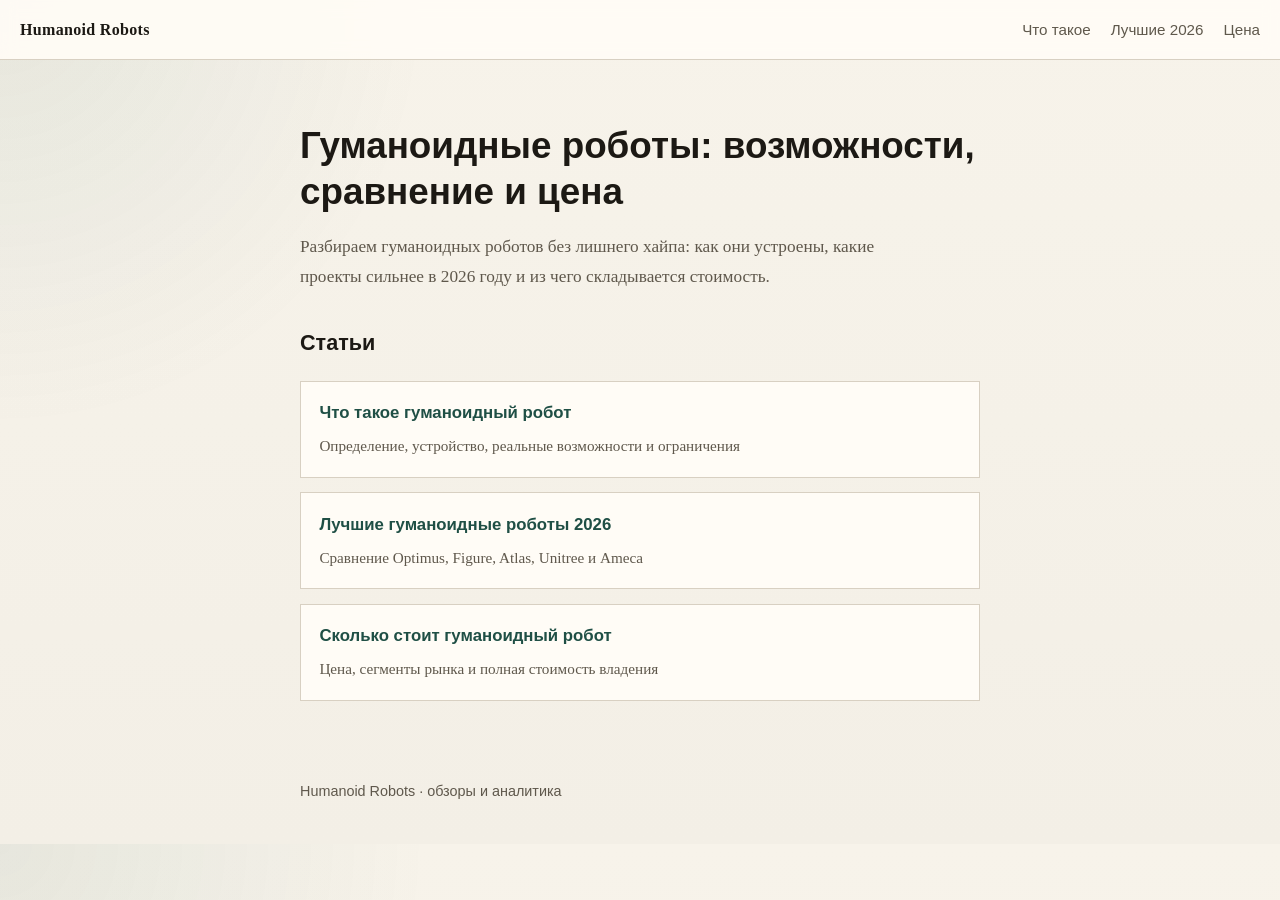
<file: index.html>
<!DOCTYPE html>
<html lang="ru">
<head>
  <meta charset="UTF-8" />
  <meta name="viewport" content="width=device-width, initial-scale=1" />
  <meta name="google-site-verification" content="kIHELvmKvWb3ocKCX5-JDwNuNbpMrt-RPxCX6KtLYQ0" />
  <!-- Google tag (gtag.js) = код GA4 / Analytics -->
  <script async src="https://www.googletagmanager.com/gtag/js?id=G-MV66Q4BRWS"></script>
  <script>
    window.dataLayer = window.dataLayer || [];
    function gtag(){dataLayer.push(arguments);}
    gtag('js', new Date());
    gtag('config', 'G-MV66Q4BRWS');
  </script>
  <title>Humanoid Robots — статьи о гуманоидных роботах</title>
  <meta name="description" content="Статьи о гуманоидных роботах: что это такое, сравнение лучших моделей 2026 и сколько они стоят." />
  <link rel="stylesheet" href="styles.css" />
</head>
<body>
  <header class="site">
    <a href="index.html" class="logo">Humanoid Robots</a>
    <nav>
      <a href="chto-takoe-gumanoidnyy-robot.html">Что такое</a>
      <a href="luchshie-gumanoidnye-roboty-2026.html">Лучшие 2026</a>
      <a href="skolko-stoit-gumanoidnyy-robot.html">Цена</a>
    </nav>
  </header>

  <main>
    <h1>Гуманоидные роботы: возможности, сравнение и цена</h1>
    <p class="lead">
      Разбираем гуманоидных роботов без лишнего хайпа: как они устроены, какие проекты сильнее в 2026 году
      и из чего складывается стоимость.
    </p>

    <h2>Статьи</h2>
    <ul class="card-list">
      <li>
        <a href="chto-takoe-gumanoidnyy-robot.html">Что такое гуманоидный робот</a>
        <div>Определение, устройство, реальные возможности и ограничения</div>
      </li>
      <li>
        <a href="luchshie-gumanoidnye-roboty-2026.html">Лучшие гуманоидные роботы 2026</a>
        <div>Сравнение Optimus, Figure, Atlas, Unitree и Ameca</div>
      </li>
      <li>
        <a href="skolko-stoit-gumanoidnyy-robot.html">Сколько стоит гуманоидный робот</a>
        <div>Цена, сегменты рынка и полная стоимость владения</div>
      </li>
    </ul>
  </main>

  <footer>
    Humanoid Robots · обзоры и аналитика
  </footer>
</body>
</html>
</file>
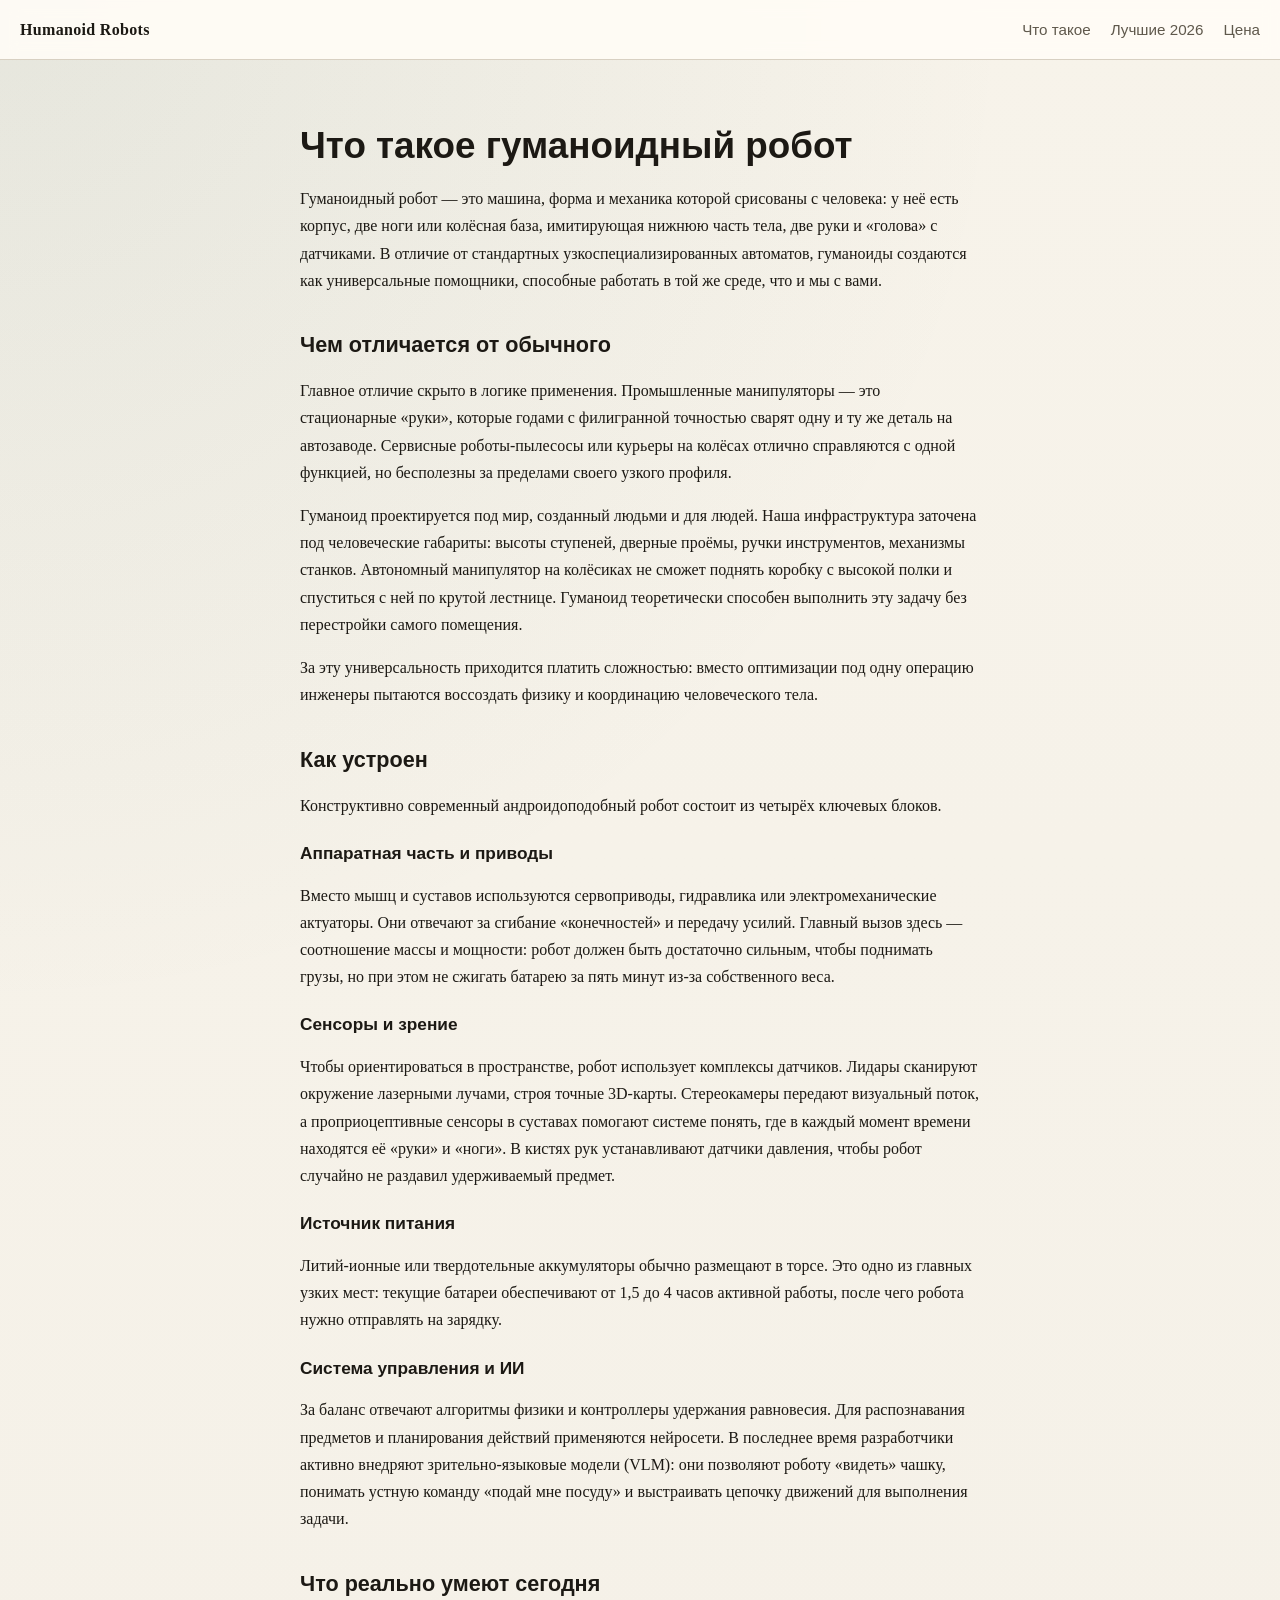
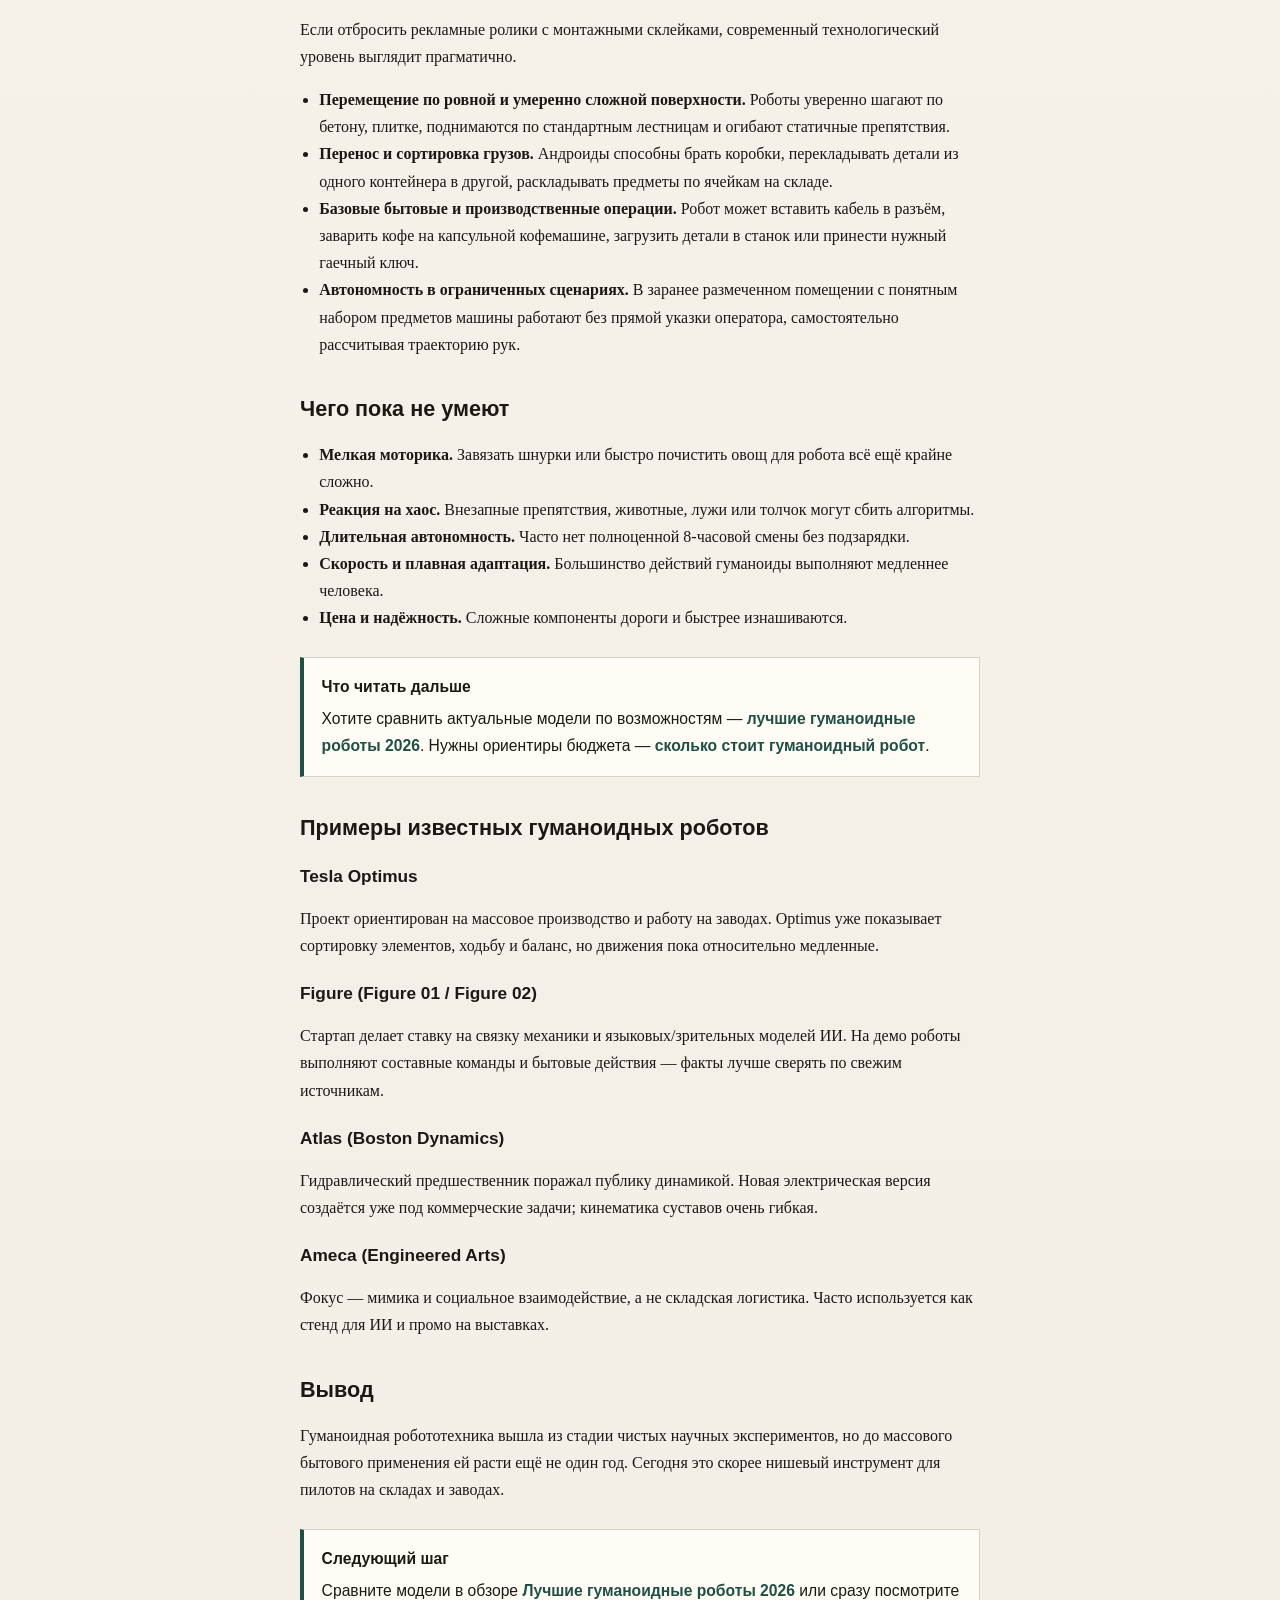
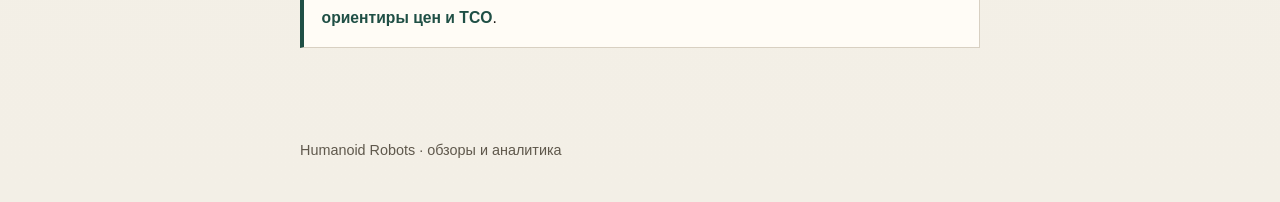
<file: chto-takoe-gumanoidnyy-robot.html>
<!DOCTYPE html>
<html lang="ru">
<head>
  <meta charset="UTF-8" />
  <meta name="viewport" content="width=device-width, initial-scale=1" />
  <!-- Google tag (gtag.js) = код GA4 / Analytics -->
  <script async src="https://www.googletagmanager.com/gtag/js?id=G-MV66Q4BRWS"></script>
  <script>
    window.dataLayer = window.dataLayer || [];
    function gtag(){dataLayer.push(arguments);}
    gtag('js', new Date());
    gtag('config', 'G-MV66Q4BRWS');
  </script>
  <title>Что такое гуманоидный робот: возможности и примеры</title>
  <meta name="description" content="Простыми словами: что такое гуманоидный робот, что он реально умеет сегодня, чего не умеет, и примеры Optimus, Figure, Atlas и Ameca." />
  <link rel="stylesheet" href="styles.css" />
</head>
<body>
  <header class="site">
    <a href="index.html" class="logo">Humanoid Robots</a>
    <nav>
      <a href="chto-takoe-gumanoidnyy-robot.html">Что такое</a>
      <a href="luchshie-gumanoidnye-roboty-2026.html">Лучшие 2026</a>
      <a href="skolko-stoit-gumanoidnyy-robot.html">Цена</a>
    </nav>
  </header>

  <main>
    <h1>Что такое гуманоидный робот</h1>

    <p>Гуманоидный робот — это машина, форма и механика которой срисованы с человека: у неё есть корпус, две ноги или колёсная база, имитирующая нижнюю часть тела, две руки и «голова» с датчиками. В отличие от стандартных узкоспециализированных автоматов, гуманоиды создаются как универсальные помощники, способные работать в той же среде, что и мы с вами.</p>

    <h2>Чем отличается от обычного</h2>
    <p>Главное отличие скрыто в логике применения. Промышленные манипуляторы — это стационарные «руки», которые годами с филигранной точностью сварят одну и ту же деталь на автозаводе. Сервисные роботы-пылесосы или курьеры на колёсах отлично справляются с одной функцией, но бесполезны за пределами своего узкого профиля.</p>
    <p>Гуманоид проектируется под мир, созданный людьми и для людей. Наша инфраструктура заточена под человеческие габариты: высоты ступеней, дверные проёмы, ручки инструментов, механизмы станков. Автономный манипулятор на колёсиках не сможет поднять коробку с высокой полки и спуститься с ней по крутой лестнице. Гуманоид теоретически способен выполнить эту задачу без перестройки самого помещения.</p>
    <p>За эту универсальность приходится платить сложностью: вместо оптимизации под одну операцию инженеры пытаются воссоздать физику и координацию человеческого тела.</p>

    <h2>Как устроен</h2>
    <p>Конструктивно современный андроидоподобный робот состоит из четырёх ключевых блоков.</p>

    <h3>Аппаратная часть и приводы</h3>
    <p>Вместо мышц и суставов используются сервоприводы, гидравлика или электромеханические актуаторы. Они отвечают за сгибание «конечностей» и передачу усилий. Главный вызов здесь — соотношение массы и мощности: робот должен быть достаточно сильным, чтобы поднимать грузы, но при этом не сжигать батарею за пять минут из-за собственного веса.</p>

    <h3>Сенсоры и зрение</h3>
    <p>Чтобы ориентироваться в пространстве, робот использует комплексы датчиков. Лидары сканируют окружение лазерными лучами, строя точные 3D-карты. Стереокамеры передают визуальный поток, а проприоцептивные сенсоры в суставах помогают системе понять, где в каждый момент времени находятся её «руки» и «ноги». В кистях рук устанавливают датчики давления, чтобы робот случайно не раздавил удерживаемый предмет.</p>

    <h3>Источник питания</h3>
    <p>Литий-ионные или твердотельные аккумуляторы обычно размещают в торсе. Это одно из главных узких мест: текущие батареи обеспечивают от 1,5 до 4 часов активной работы, после чего робота нужно отправлять на зарядку.</p>

    <h3>Система управления и ИИ</h3>
    <p>За баланс отвечают алгоритмы физики и контроллеры удержания равновесия. Для распознавания предметов и планирования действий применяются нейросети. В последнее время разработчики активно внедряют зрительно-языковые модели (VLM): они позволяют роботу «видеть» чашку, понимать устную команду «подай мне посуду» и выстраивать цепочку движений для выполнения задачи.</p>

    <h2>Что реально умеют сегодня</h2>
    <p>Если отбросить рекламные ролики с монтажными склейками, современный технологический уровень выглядит прагматично.</p>
    <ul>
      <li><strong>Перемещение по ровной и умеренно сложной поверхности.</strong> Роботы уверенно шагают по бетону, плитке, поднимаются по стандартным лестницам и огибают статичные препятствия.</li>
      <li><strong>Перенос и сортировка грузов.</strong> Андроиды способны брать коробки, перекладывать детали из одного контейнера в другой, раскладывать предметы по ячейкам на складе.</li>
      <li><strong>Базовые бытовые и производственные операции.</strong> Робот может вставить кабель в разъём, заварить кофе на капсульной кофемашине, загрузить детали в станок или принести нужный гаечный ключ.</li>
      <li><strong>Автономность в ограниченных сценариях.</strong> В заранее размеченном помещении с понятным набором предметов машины работают без прямой указки оператора, самостоятельно рассчитывая траекторию рук.</li>
    </ul>

    <h2>Чего пока не умеют</h2>
    <ul>
      <li><strong>Мелкая моторика.</strong> Завязать шнурки или быстро почистить овощ для робота всё ещё крайне сложно.</li>
      <li><strong>Реакция на хаос.</strong> Внезапные препятствия, животные, лужи или толчок могут сбить алгоритмы.</li>
      <li><strong>Длительная автономность.</strong> Часто нет полноценной 8-часовой смены без подзарядки.</li>
      <li><strong>Скорость и плавная адаптация.</strong> Большинство действий гуманоиды выполняют медленнее человека.</li>
      <li><strong>Цена и надёжность.</strong> Сложные компоненты дороги и быстрее изнашиваются.</li>
    </ul>

    <div class="cta">
      <strong>Что читать дальше</strong>
      Хотите сравнить актуальные модели по возможностям —
      <a href="luchshie-gumanoidnye-roboty-2026.html">лучшие гуманоидные роботы 2026</a>.
      Нужны ориентиры бюджета —
      <a href="skolko-stoit-gumanoidnyy-robot.html">сколько стоит гуманоидный робот</a>.
    </div>

    <h2>Примеры известных гуманоидных роботов</h2>

    <h3>Tesla Optimus</h3>
    <p>Проект ориентирован на массовое производство и работу на заводах. Optimus уже показывает сортировку элементов, ходьбу и баланс, но движения пока относительно медленные.</p>

    <h3>Figure (Figure 01 / Figure 02)</h3>
    <p>Стартап делает ставку на связку механики и языковых/зрительных моделей ИИ. На демо роботы выполняют составные команды и бытовые действия — факты лучше сверять по свежим источникам.</p>

    <h3>Atlas (Boston Dynamics)</h3>
    <p>Гидравлический предшественник поражал публику динамикой. Новая электрическая версия создаётся уже под коммерческие задачи; кинематика суставов очень гибкая.</p>

    <h3>Ameca (Engineered Arts)</h3>
    <p>Фокус — мимика и социальное взаимодействие, а не складская логистика. Часто используется как стенд для ИИ и промо на выставках.</p>

    <h2>Вывод</h2>
    <p>Гуманоидная робототехника вышла из стадии чистых научных экспериментов, но до массового бытового применения ей расти ещё не один год. Сегодня это скорее нишевый инструмент для пилотов на складах и заводах.</p>

    <div class="cta">
      <strong>Следующий шаг</strong>
      Сравните модели в обзоре
      <a href="luchshie-gumanoidnye-roboty-2026.html">Лучшие гуманоидные роботы 2026</a>
      или сразу посмотрите
      <a href="skolko-stoit-gumanoidnyy-robot.html">ориентиры цен и TCO</a>.
    </div>
  </main>

  <footer>
    Humanoid Robots · обзоры и аналитика
  </footer>
</body>
</html>
</file>
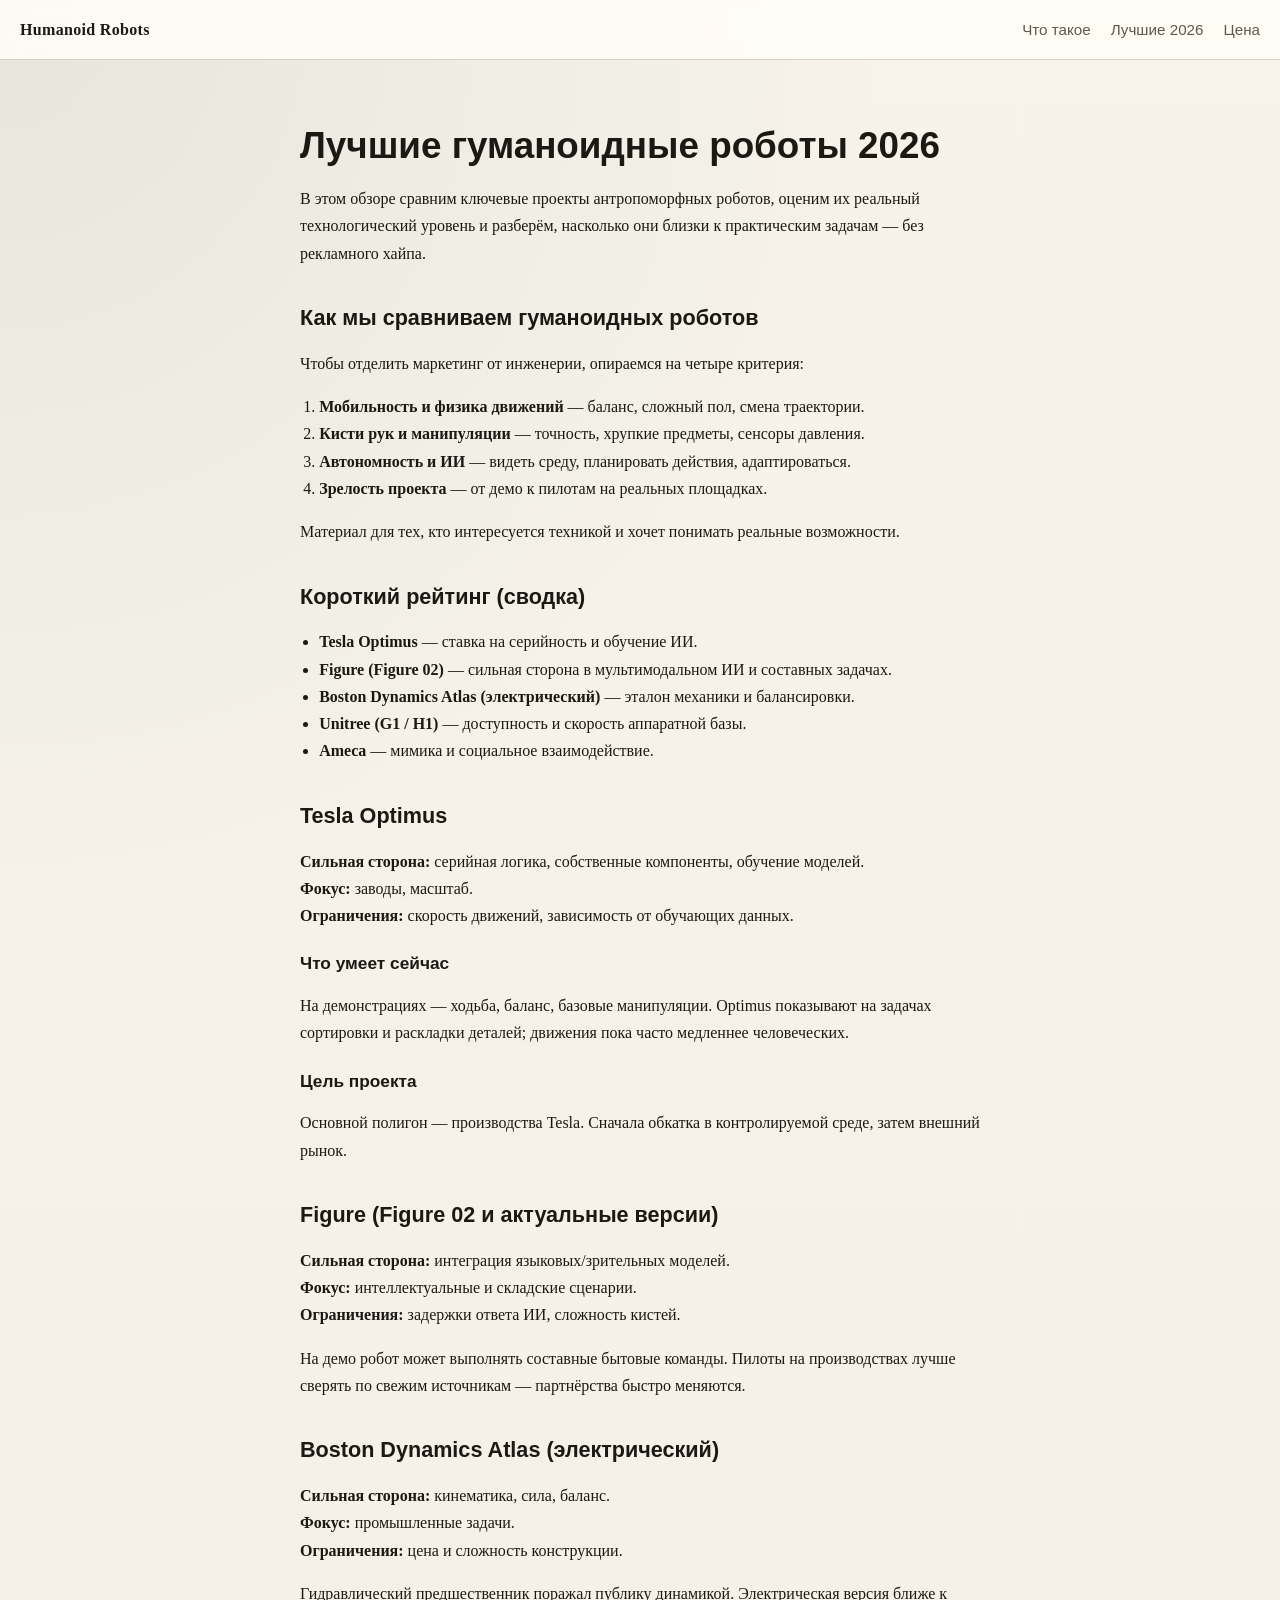
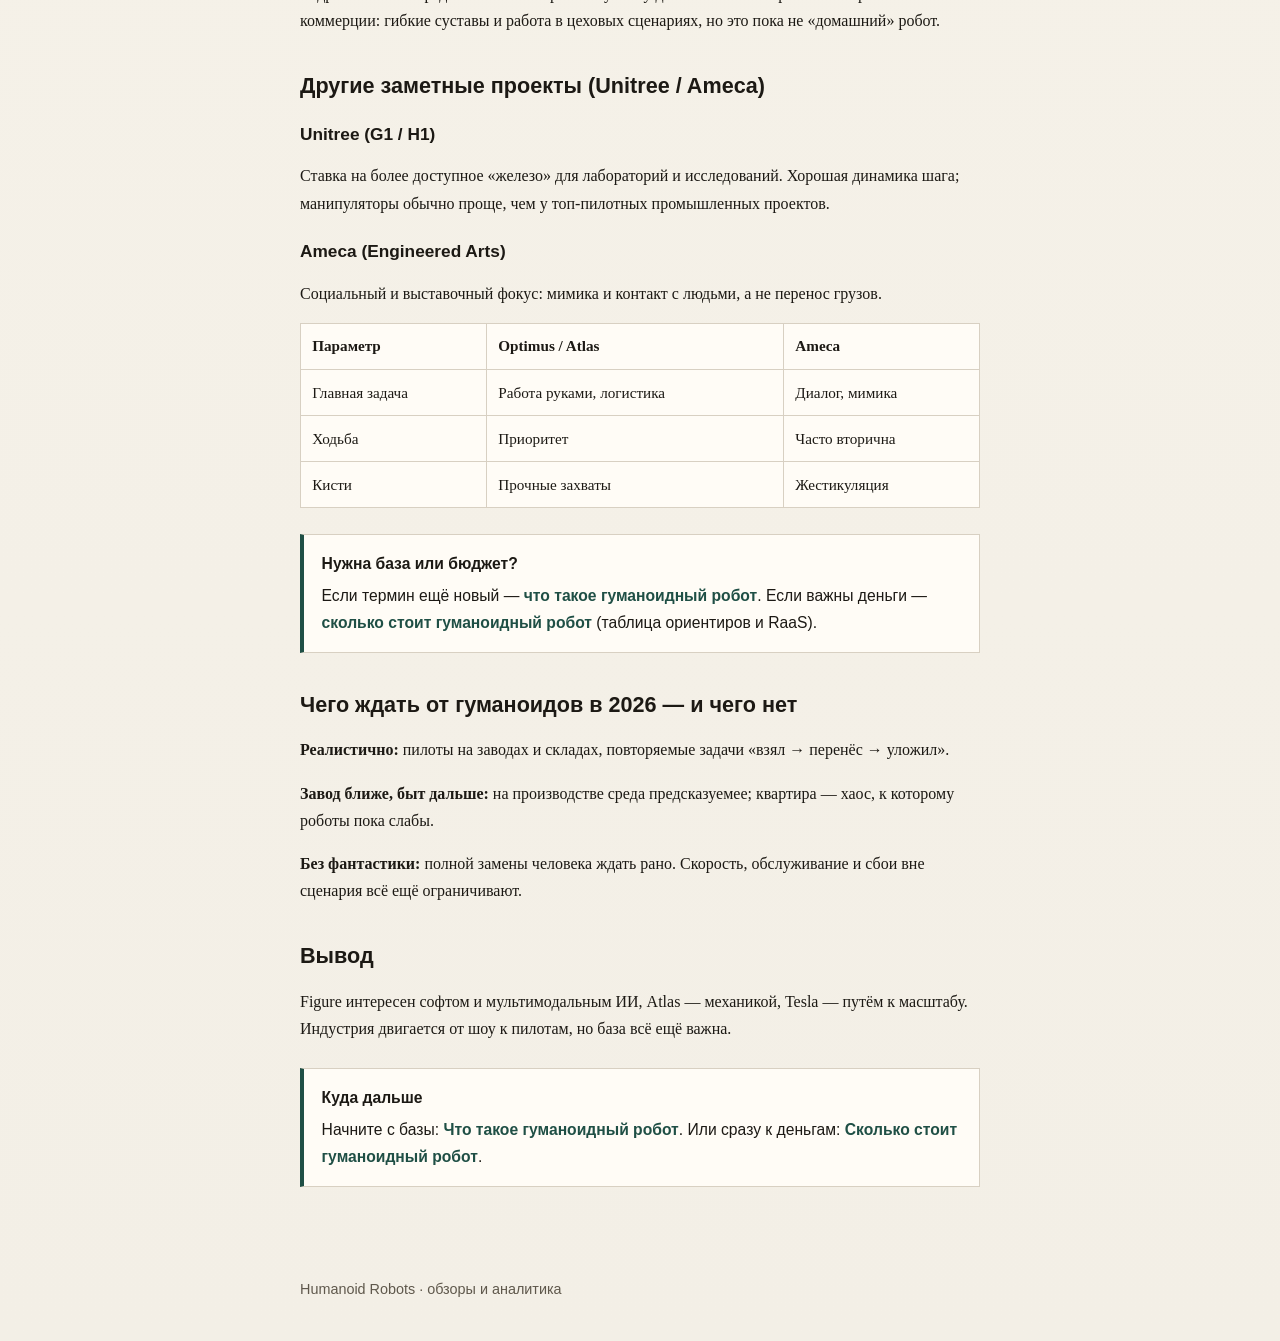
<file: luchshie-gumanoidnye-roboty-2026.html>
<!DOCTYPE html>
<html lang="ru">
<head>
  <meta charset="UTF-8" />
  <meta name="viewport" content="width=device-width, initial-scale=1" />
  <!-- Google tag (gtag.js) = код GA4 / Analytics -->
  <script async src="https://www.googletagmanager.com/gtag/js?id=G-MV66Q4BRWS"></script>
  <script>
    window.dataLayer = window.dataLayer || [];
    function gtag(){dataLayer.push(arguments);}
    gtag('js', new Date());
    gtag('config', 'G-MV66Q4BRWS');
  </script>
  <title>Лучшие гуманоидные роботы 2026: сравнение возможностей</title>
  <meta name="description" content="Сравнение лучших гуманоидных роботов 2026: Optimus, Figure, Atlas, Unitree и Ameca — реальные возможности, ограничения и кому они нужны." />
  <link rel="stylesheet" href="styles.css" />
</head>
<body>
  <header class="site">
    <a href="index.html" class="logo">Humanoid Robots</a>
    <nav>
      <a href="chto-takoe-gumanoidnyy-robot.html">Что такое</a>
      <a href="luchshie-gumanoidnye-roboty-2026.html">Лучшие 2026</a>
      <a href="skolko-stoit-gumanoidnyy-robot.html">Цена</a>
    </nav>
  </header>

  <main>
    <h1>Лучшие гуманоидные роботы 2026</h1>

    <p>В этом обзоре сравним ключевые проекты антропоморфных роботов, оценим их реальный технологический уровень и разберём, насколько они близки к практическим задачам — без рекламного хайпа.</p>

    <h2>Как мы сравниваем гуманоидных роботов</h2>
    <p>Чтобы отделить маркетинг от инженерии, опираемся на четыре критерия:</p>
    <ol>
      <li><strong>Мобильность и физика движений</strong> — баланс, сложный пол, смена траектории.</li>
      <li><strong>Кисти рук и манипуляции</strong> — точность, хрупкие предметы, сенсоры давления.</li>
      <li><strong>Автономность и ИИ</strong> — видеть среду, планировать действия, адаптироваться.</li>
      <li><strong>Зрелость проекта</strong> — от демо к пилотам на реальных площадках.</li>
    </ol>
    <p>Материал для тех, кто интересуется техникой и хочет понимать реальные возможности.</p>

    <h2>Короткий рейтинг (сводка)</h2>
    <ul>
      <li><strong>Tesla Optimus</strong> — ставка на серийность и обучение ИИ.</li>
      <li><strong>Figure (Figure 02)</strong> — сильная сторона в мультимодальном ИИ и составных задачах.</li>
      <li><strong>Boston Dynamics Atlas (электрический)</strong> — эталон механики и балансировки.</li>
      <li><strong>Unitree (G1 / H1)</strong> — доступность и скорость аппаратной базы.</li>
      <li><strong>Ameca</strong> — мимика и социальное взаимодействие.</li>
    </ul>

    <h2>Tesla Optimus</h2>
    <p><strong>Сильная сторона:</strong> серийная логика, собственные компоненты, обучение моделей.<br />
    <strong>Фокус:</strong> заводы, масштаб.<br />
    <strong>Ограничения:</strong> скорость движений, зависимость от обучающих данных.</p>
    <h3>Что умеет сейчас</h3>
    <p>На демонстрациях — ходьба, баланс, базовые манипуляции. Optimus показывают на задачах сортировки и раскладки деталей; движения пока часто медленнее человеческих.</p>
    <h3>Цель проекта</h3>
    <p>Основной полигон — производства Tesla. Сначала обкатка в контролируемой среде, затем внешний рынок.</p>

    <h2>Figure (Figure 02 и актуальные версии)</h2>
    <p><strong>Сильная сторона:</strong> интеграция языковых/зрительных моделей.<br />
    <strong>Фокус:</strong> интеллектуальные и складские сценарии.<br />
    <strong>Ограничения:</strong> задержки ответа ИИ, сложность кистей.</p>
    <p>На демо робот может выполнять составные бытовые команды. Пилоты на производствах лучше сверять по свежим источникам — партнёрства быстро меняются.</p>

    <h2>Boston Dynamics Atlas (электрический)</h2>
    <p><strong>Сильная сторона:</strong> кинематика, сила, баланс.<br />
    <strong>Фокус:</strong> промышленные задачи.<br />
    <strong>Ограничения:</strong> цена и сложность конструкции.</p>
    <p>Гидравлический предшественник поражал публику динамикой. Электрическая версия ближе к коммерции: гибкие суставы и работа в цеховых сценариях, но это пока не «домашний» робот.</p>

    <h2>Другие заметные проекты (Unitree / Ameca)</h2>
    <h3>Unitree (G1 / H1)</h3>
    <p>Ставка на более доступное «железо» для лабораторий и исследований. Хорошая динамика шага; манипуляторы обычно проще, чем у топ-пилотных промышленных проектов.</p>
    <h3>Ameca (Engineered Arts)</h3>
    <p>Социальный и выставочный фокус: мимика и контакт с людьми, а не перенос грузов.</p>
    <table>
      <thead>
        <tr>
          <th>Параметр</th>
          <th>Optimus / Atlas</th>
          <th>Ameca</th>
        </tr>
      </thead>
      <tbody>
        <tr>
          <td>Главная задача</td>
          <td>Работа руками, логистика</td>
          <td>Диалог, мимика</td>
        </tr>
        <tr>
          <td>Ходьба</td>
          <td>Приоритет</td>
          <td>Часто вторична</td>
        </tr>
        <tr>
          <td>Кисти</td>
          <td>Прочные захваты</td>
          <td>Жестикуляция</td>
        </tr>
      </tbody>
    </table>

    <div class="cta">
      <strong>Нужна база или бюджет?</strong>
      Если термин ещё новый —
      <a href="chto-takoe-gumanoidnyy-robot.html">что такое гуманоидный робот</a>.
      Если важны деньги —
      <a href="skolko-stoit-gumanoidnyy-robot.html">сколько стоит гуманоидный робот</a>
      (таблица ориентиров и RaaS).
    </div>

    <h2>Чего ждать от гуманоидов в 2026 — и чего нет</h2>
    <p><strong>Реалистично:</strong> пилоты на заводах и складах, повторяемые задачи «взял → перенёс → уложил».</p>
    <p><strong>Завод ближе, быт дальше:</strong> на производстве среда предсказуемее; квартира — хаос, к которому роботы пока слабы.</p>
    <p><strong>Без фантастики:</strong> полной замены человека ждать рано. Скорость, обслуживание и сбои вне сценария всё ещё ограничивают.</p>

    <h2>Вывод</h2>
    <p>Figure интересен софтом и мультимодальным ИИ, Atlas — механикой, Tesla — путём к масштабу. Индустрия двигается от шоу к пилотам, но база всё ещё важна.</p>

    <div class="cta">
      <strong>Куда дальше</strong>
      Начните с базы:
      <a href="chto-takoe-gumanoidnyy-robot.html">Что такое гуманоидный робот</a>.
      Или сразу к деньгам:
      <a href="skolko-stoit-gumanoidnyy-robot.html">Сколько стоит гуманоидный робот</a>.
    </div>
  </main>

  <footer>
    Humanoid Robots · обзоры и аналитика
  </footer>
</body>
</html>
</file>
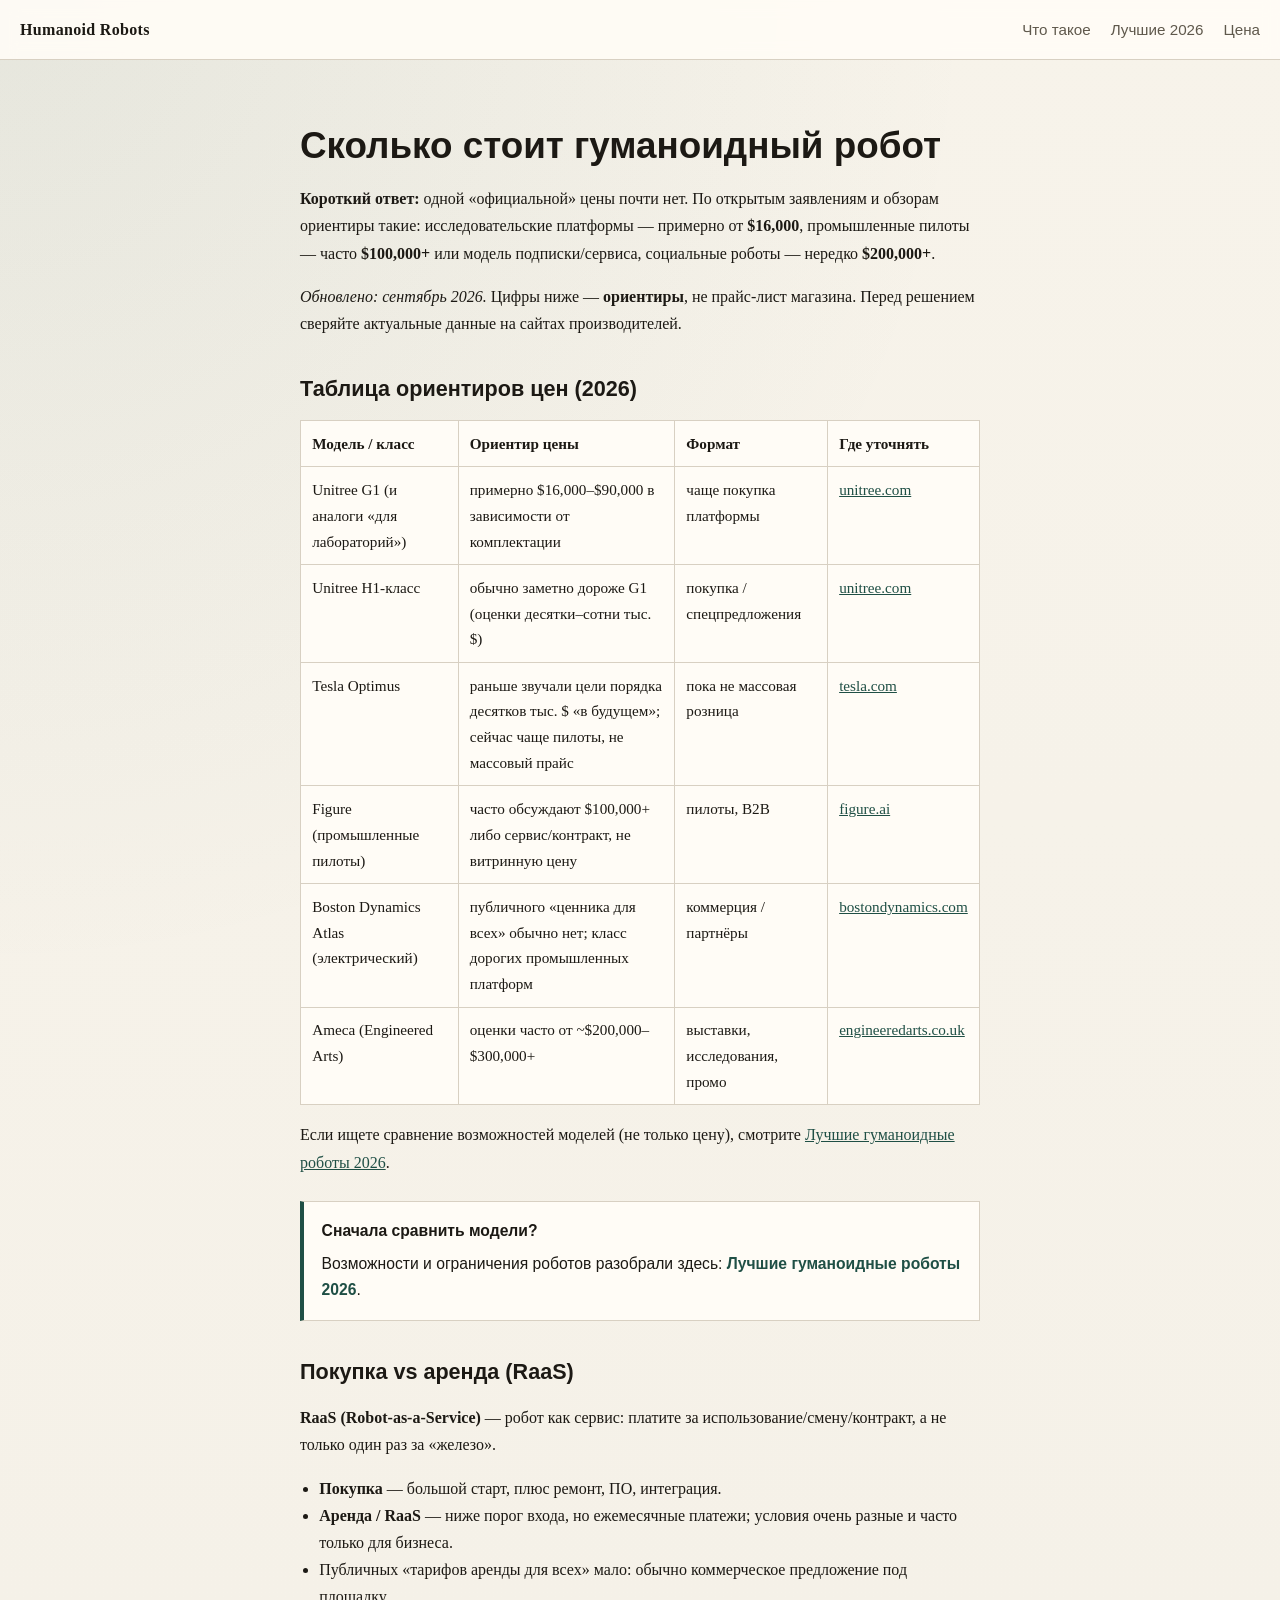
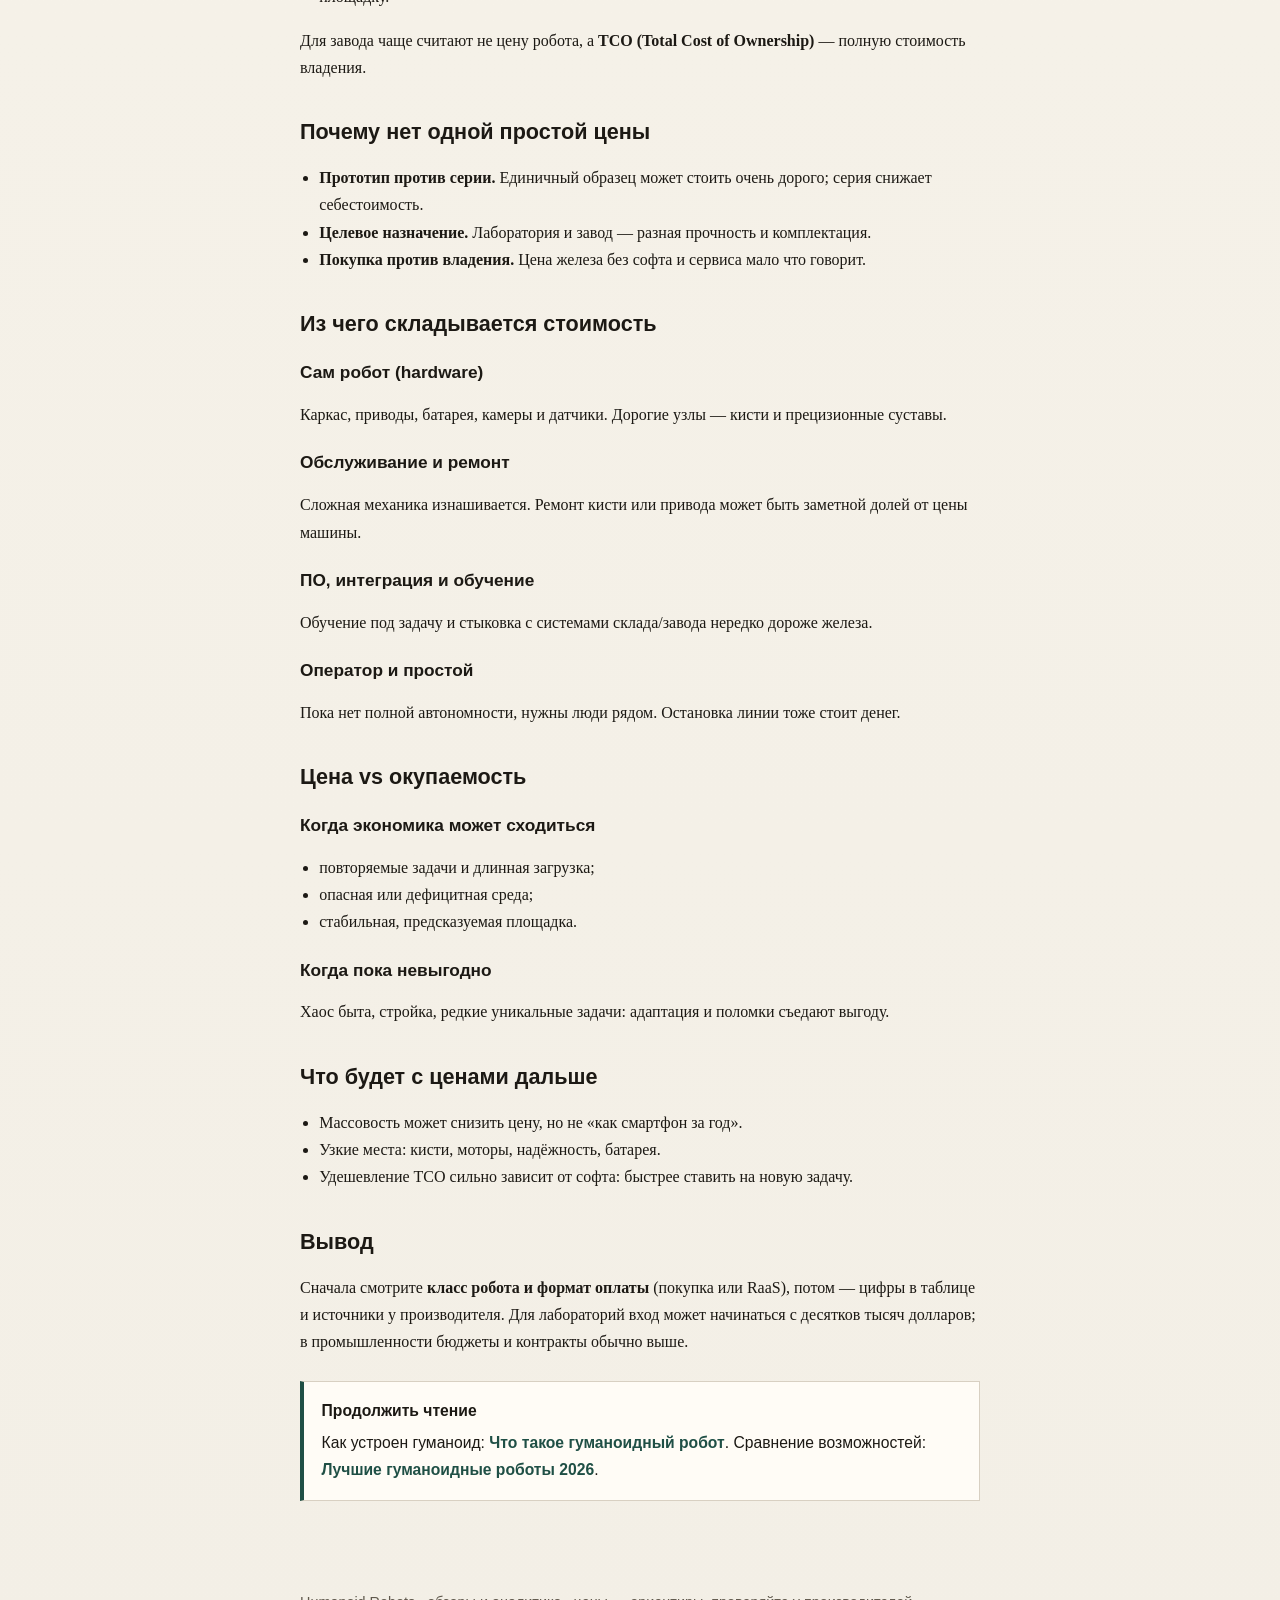
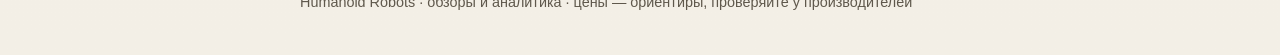
<file: skolko-stoit-gumanoidnyy-robot.html>
<!DOCTYPE html>
<html lang="ru">
<head>
  <meta charset="UTF-8" />
  <meta name="viewport" content="width=device-width, initial-scale=1" />
  <!-- Google tag (gtag.js) = код GA4 / Analytics -->
  <script async src="https://www.googletagmanager.com/gtag/js?id=G-MV66Q4BRWS"></script>
  <script>
    window.dataLayer = window.dataLayer || [];
    function gtag(){dataLayer.push(arguments);}
    gtag('js', new Date());
    gtag('config', 'G-MV66Q4BRWS');
  </script>
  <title>Сколько стоит гуманоидный робот в 2026 году: цены и TCO</title>
  <meta name="description" content="Ориентиры цен на гуманоидных роботов в 2026: таблица по моделям, аренда RaaS, TCO и почему одной цены нет. Данные приблизительные, с датой обновления." />
  <link rel="stylesheet" href="styles.css" />
</head>
<body>
  <header class="site">
    <a href="index.html" class="logo">Humanoid Robots</a>
    <nav>
      <a href="chto-takoe-gumanoidnyy-robot.html">Что такое</a>
      <a href="luchshie-gumanoidnye-roboty-2026.html">Лучшие 2026</a>
      <a href="skolko-stoit-gumanoidnyy-robot.html">Цена</a>
    </nav>
  </header>

  <main>
    <h1>Сколько стоит гуманоидный робот</h1>

    <p><strong>Короткий ответ:</strong> одной «официальной» цены почти нет. По открытым заявлениям и обзорам ориентиры такие: исследовательские платформы — примерно от <strong>$16,000</strong>, промышленные пилоты — часто <strong>$100,000+</strong> или модель подписки/сервиса, социальные роботы — нередко <strong>$200,000+</strong>.</p>
    <p><em>Обновлено: сентябрь 2026.</em> Цифры ниже — <strong>ориентиры</strong>, не прайс-лист магазина. Перед решением сверяйте актуальные данные на сайтах производителей.</p>

    <h2>Таблица ориентиров цен (2026)</h2>
    <table>
      <thead>
        <tr>
          <th>Модель / класс</th>
          <th>Ориентир цены</th>
          <th>Формат</th>
          <th>Где уточнять</th>
        </tr>
      </thead>
      <tbody>
        <tr>
          <td>Unitree G1 (и аналоги «для лабораторий»)</td>
          <td>примерно $16,000–$90,000 в зависимости от комплектации</td>
          <td>чаще покупка платформы</td>
          <td><a href="https://www.unitree.com/" rel="noopener noreferrer" target="_blank">unitree.com</a></td>
        </tr>
        <tr>
          <td>Unitree H1-класс</td>
          <td>обычно заметно дороже G1 (оценки десятки–сотни тыс. $)</td>
          <td>покупка / спецпредложения</td>
          <td><a href="https://www.unitree.com/" rel="noopener noreferrer" target="_blank">unitree.com</a></td>
        </tr>
        <tr>
          <td>Tesla Optimus</td>
          <td>раньше звучали цели порядка десятков тыс. $ «в будущем»; сейчас чаще пилоты, не массовый прайс</td>
          <td>пока не массовая розница</td>
          <td><a href="https://www.tesla.com/" rel="noopener noreferrer" target="_blank">tesla.com</a></td>
        </tr>
        <tr>
          <td>Figure (промышленные пилоты)</td>
          <td>часто обсуждают $100,000+ либо сервис/контракт, не витринную цену</td>
          <td>пилоты, B2B</td>
          <td><a href="https://www.figure.ai/" rel="noopener noreferrer" target="_blank">figure.ai</a></td>
        </tr>
        <tr>
          <td>Boston Dynamics Atlas (электрический)</td>
          <td>публичного «ценника для всех» обычно нет; класс дорогих промышленных платформ</td>
          <td>коммерция / партнёры</td>
          <td><a href="https://bostondynamics.com/" rel="noopener noreferrer" target="_blank">bostondynamics.com</a></td>
        </tr>
        <tr>
          <td>Ameca (Engineered Arts)</td>
          <td>оценки часто от ~$200,000–$300,000+</td>
          <td>выставки, исследования, промо</td>
          <td><a href="https://www.engineeredarts.co.uk/" rel="noopener noreferrer" target="_blank">engineeredarts.co.uk</a></td>
        </tr>
      </tbody>
    </table>
    <p>Если ищете сравнение возможностей моделей (не только цену), смотрите
      <a href="luchshie-gumanoidnye-roboty-2026.html">Лучшие гуманоидные роботы 2026</a>.
    </p>

    <div class="cta">
      <strong>Сначала сравнить модели?</strong>
      Возможности и ограничения роботов разобрали здесь:
      <a href="luchshie-gumanoidnye-roboty-2026.html">Лучшие гуманоидные роботы 2026</a>.
    </div>

    <h2>Покупка vs аренда (RaaS)</h2>
    <p><strong>RaaS (Robot-as-a-Service)</strong> — робот как сервис: платите за использование/смену/контракт, а не только один раз за «железо».</p>
    <ul>
      <li><strong>Покупка</strong> — большой старт, плюс ремонт, ПО, интеграция.</li>
      <li><strong>Аренда / RaaS</strong> — ниже порог входа, но ежемесячные платежи; условия очень разные и часто только для бизнеса.</li>
      <li>Публичных «тарифов аренды для всех» мало: обычно коммерческое предложение под площадку.</li>
    </ul>
    <p>Для завода чаще считают не цену робота, а <strong>TCO (Total Cost of Ownership)</strong> — полную стоимость владения.</p>

    <h2>Почему нет одной простой цены</h2>
    <ul>
      <li><strong>Прототип против серии.</strong> Единичный образец может стоить очень дорого; серия снижает себестоимость.</li>
      <li><strong>Целевое назначение.</strong> Лаборатория и завод — разная прочность и комплектация.</li>
      <li><strong>Покупка против владения.</strong> Цена железа без софта и сервиса мало что говорит.</li>
    </ul>

    <h2>Из чего складывается стоимость</h2>
    <h3>Сам робот (hardware)</h3>
    <p>Каркас, приводы, батарея, камеры и датчики. Дорогие узлы — кисти и прецизионные суставы.</p>
    <h3>Обслуживание и ремонт</h3>
    <p>Сложная механика изнашивается. Ремонт кисти или привода может быть заметной долей от цены машины.</p>
    <h3>ПО, интеграция и обучение</h3>
    <p>Обучение под задачу и стыковка с системами склада/завода нередко дороже железа.</p>
    <h3>Оператор и простой</h3>
    <p>Пока нет полной автономности, нужны люди рядом. Остановка линии тоже стоит денег.</p>

    <h2>Цена vs окупаемость</h2>
    <h3>Когда экономика может сходиться</h3>
    <ul>
      <li>повторяемые задачи и длинная загрузка;</li>
      <li>опасная или дефицитная среда;</li>
      <li>стабильная, предсказуемая площадка.</li>
    </ul>
    <h3>Когда пока невыгодно</h3>
    <p>Хаос быта, стройка, редкие уникальные задачи: адаптация и поломки съедают выгоду.</p>

    <h2>Что будет с ценами дальше</h2>
    <ul>
      <li>Массовость может снизить цену, но не «как смартфон за год».</li>
      <li>Узкие места: кисти, моторы, надёжность, батарея.</li>
      <li>Удешевление TCO сильно зависит от софта: быстрее ставить на новую задачу.</li>
    </ul>

    <h2>Вывод</h2>
    <p>Сначала смотрите <strong>класс робота и формат оплаты</strong> (покупка или RaaS), потом — цифры в таблице и источники у производителя. Для лабораторий вход может начинаться с десятков тысяч долларов; в промышленности бюджеты и контракты обычно выше.</p>

    <div class="cta">
      <strong>Продолжить чтение</strong>
      Как устроен гуманоид:
      <a href="chto-takoe-gumanoidnyy-robot.html">Что такое гуманоидный робот</a>.
      Сравнение возможностей:
      <a href="luchshie-gumanoidnye-roboty-2026.html">Лучшие гуманоидные роботы 2026</a>.
    </div>
  </main>

  <footer>
    Humanoid Robots · обзоры и аналитика · цены — ориентиры, проверяйте у производителей
  </footer>
</body>
</html>
</file>
<file: styles.css>
:root {
  --bg: #f3efe6;
  --ink: #1c1914;
  --muted: #5f584c;
  --line: #d8d0c2;
  --accent: #1f4f45;
  --card: #fffcf6;
}

* {
  box-sizing: border-box;
}

body {
  margin: 0;
  font-family: Georgia, "Times New Roman", serif;
  background:
    radial-gradient(circle at top left, rgba(31, 79, 69, 0.08), transparent 28%),
    linear-gradient(180deg, #f7f3ea 0%, var(--bg) 100%);
  color: var(--ink);
  line-height: 1.7;
}

a {
  color: var(--accent);
}

header.site {
  display: flex;
  flex-wrap: wrap;
  align-items: center;
  justify-content: space-between;
  gap: 0.75rem 1.5rem;
  border-bottom: 1px solid var(--line);
  background: rgba(255, 252, 246, 0.92);
  padding: 1rem 1.25rem;
  position: sticky;
  top: 0;
  backdrop-filter: blur(8px);
}

header.site .logo {
  text-decoration: none;
  font-weight: 700;
  letter-spacing: 0.02em;
  color: var(--ink);
}

header.site nav a {
  text-decoration: none;
  margin-left: 1rem;
  font-family: "Segoe UI", "Helvetica Neue", Arial, sans-serif;
  font-size: 0.95rem;
  color: var(--muted);
}

header.site nav a:hover {
  color: var(--accent);
}

main {
  max-width: 720px;
  margin: 0 auto;
  padding: 2.4rem 1.25rem 4rem;
}

h1,
h2,
h3 {
  font-family: "Segoe UI", "Helvetica Neue", Arial, sans-serif;
  line-height: 1.25;
}

h1 {
  font-size: clamp(1.8rem, 4vw, 2.3rem);
  margin-bottom: 0.8rem;
}

h2 {
  margin-top: 2.4rem;
  font-size: 1.35rem;
}

h3 {
  margin-top: 1.5rem;
  font-size: 1.08rem;
}

.lead {
  color: var(--muted);
  font-size: 1.08rem;
  max-width: 38rem;
}

.card-list {
  list-style: none;
  padding: 0;
  margin: 1.5rem 0 0;
}

.card-list li {
  background: var(--card);
  border: 1px solid var(--line);
  padding: 1.1rem 1.15rem;
  margin-bottom: 0.9rem;
}

.card-list a {
  font-family: "Segoe UI", "Helvetica Neue", Arial, sans-serif;
  font-weight: 650;
  text-decoration: none;
  font-size: 1.05rem;
}

.card-list div {
  margin-top: 0.35rem;
  color: var(--muted);
  font-size: 0.95rem;
}

footer {
  max-width: 720px;
  margin: 0 auto;
  padding: 0 1.25rem 2.5rem;
  color: var(--muted);
  font-family: "Segoe UI", "Helvetica Neue", Arial, sans-serif;
  font-size: 0.9rem;
}

table {
  width: 100%;
  border-collapse: collapse;
  margin: 1rem 0;
  font-size: 0.95rem;
  background: var(--card);
}

th,
td {
  border: 1px solid var(--line);
  padding: 0.6rem 0.7rem;
  text-align: left;
  vertical-align: top;
}

ul,
ol {
  padding-left: 1.2rem;
}

.cta {
  margin: 1.6rem 0;
  padding: 1rem 1.1rem;
  background: var(--card);
  border: 1px solid var(--line);
  border-left: 4px solid var(--accent);
  font-family: "Segoe UI", "Helvetica Neue", Arial, sans-serif;
  font-size: 0.98rem;
}

.cta strong {
  display: block;
  margin-bottom: 0.35rem;
}

.cta a {
  font-weight: 650;
  text-decoration: none;
}

.cta a:hover {
  text-decoration: underline;
}

@media (max-width: 640px) {
  header.site nav a {
    margin-left: 0;
    margin-right: 0.9rem;
  }
}
</file>
